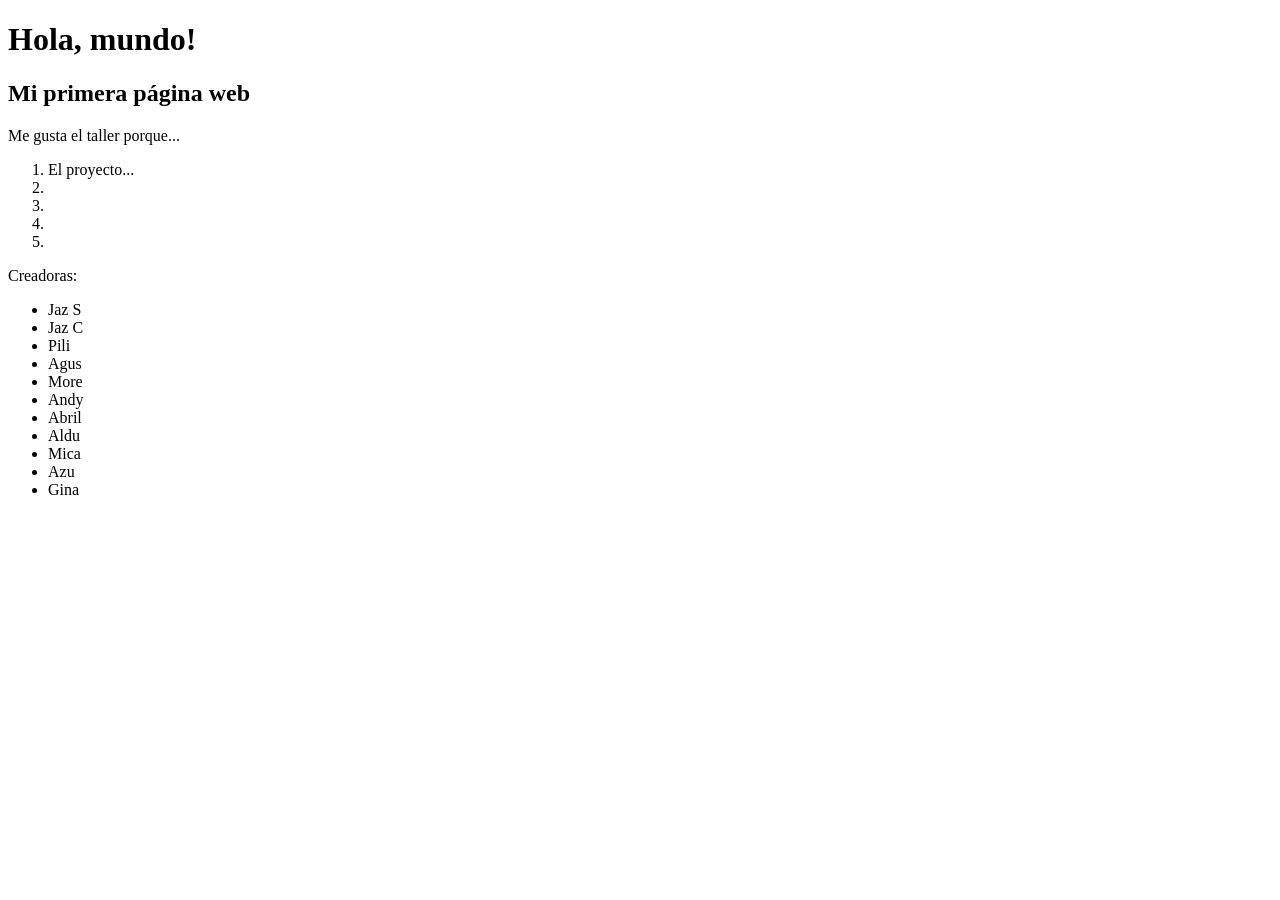
<file: ejemplo_actividad_1.html>
<!DOCTYPE html>
<html>
<head>
    <title>Mi página de estudio</title>
</head>
<body>
  <header>
    <h1>Hola, mundo!</h1>
  </header>
  <main>
    <section>
      <h2>Mi primera página web</h2>
      <p>Me gusta el taller porque...</p>
      <ol>
        <li>El proyecto...</li>
        <li></li>
        <li></li>
        <li></li>
        <li></li>
      </ol>
    </section>
  </main>
  <footer>
    <p>Creadoras:</p>
    <ul>
      <li>Jaz S</li>
      <li>Jaz C</li>
      <li>Pili</li>
      <li>Agus</li>
      <li>More</li>
      <li>Andy</li> 
      <li>Abril</li> 
      <li>Aldu</li>
      <li>Mica</li>
      <li>Azu</li>
      <li>Gina</li>
    </ul>
  </footer>
</body>
</html>
</file>
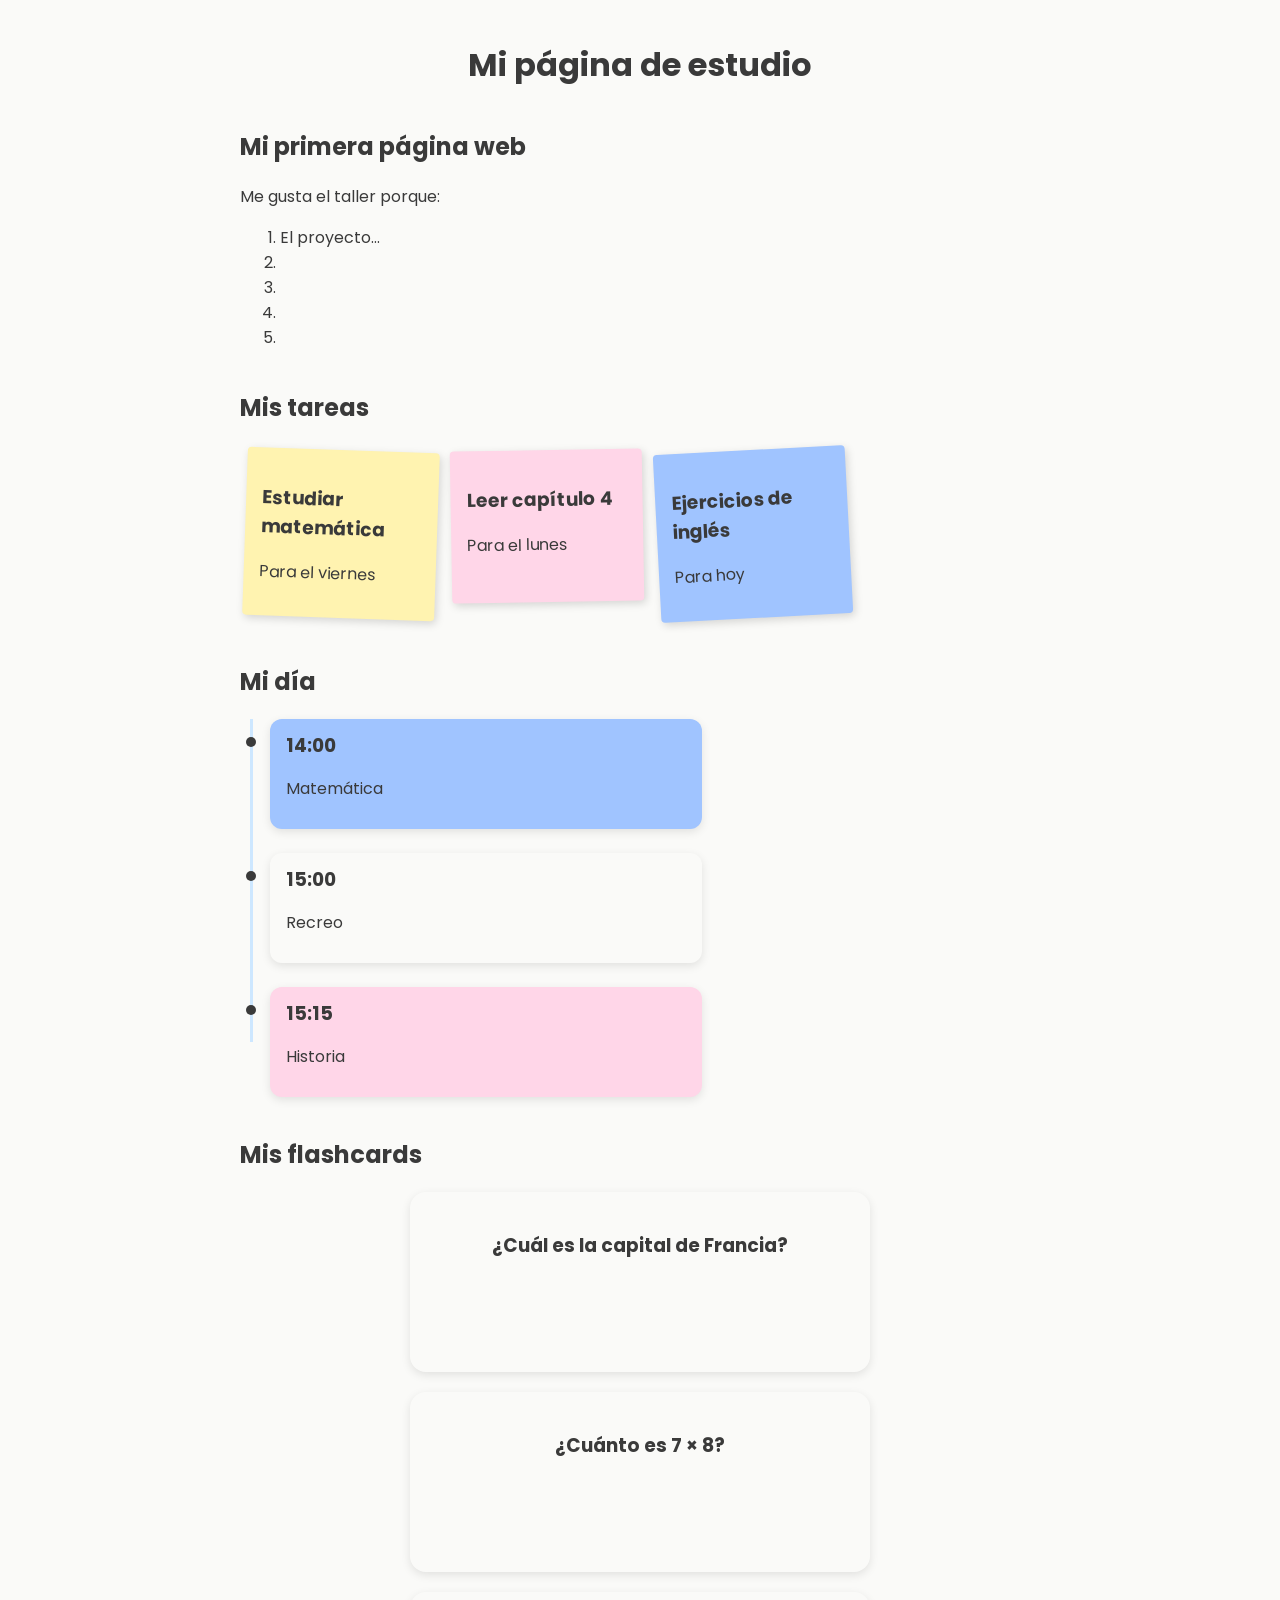
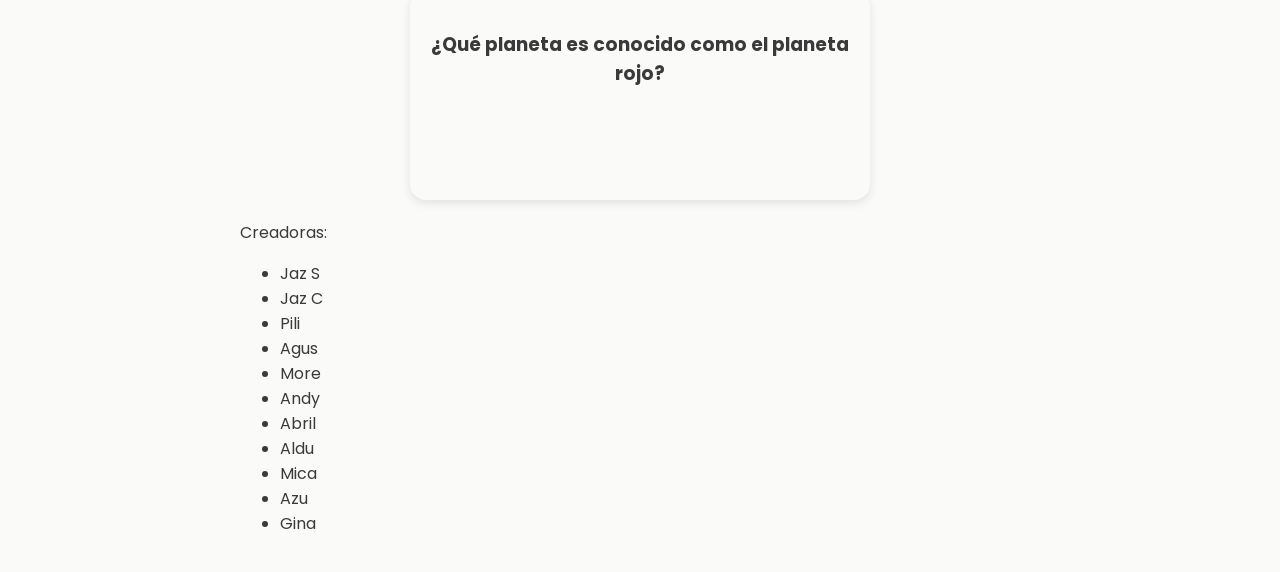
<file: ejemplo_actividad_2.html>
<!DOCTYPE html>
<html>
<head>
    <title>Mi página de estudio</title>
    <link rel="stylesheet" href="estilos.css">
    <meta name="viewport" content="width=device-width, initial-scale=1.0">
</head>
<body>
  <header>
    <h1>Mi página de estudio</h1>
  </header>
  <main>
    <section id="inicio">
      <h2>Mi primera página web</h2>
      <p>Me gusta el taller porque:</p>
      <ol>
        <li>El proyecto...</li>
        <li></li>
        <li></li>
        <li></li>
        <li></li>
      </ol>
    </section>
    <section>
      <h2>Mis tareas</h2>
      <div class="post_it amarillo">
        <h3>Estudiar matemática</h3>
        <p>Para el viernes</p>
      </div>
      <div class="post_it rosa">
        <h3>Leer capítulo 4</h3>
        <p>Para el lunes</p>
      </div>
      <div class="post_it azul">
        <h3>Ejercicios de inglés</h3>
        <p>Para hoy</p>
      </div>
    </section>
    <section>
      <h2>Mi día</h2>
      <div class="horario azul">
        <h3>14:00</h3>
        <p>Matemática</p>
      </div>
      <div class="horario">
        <h3>15:00</h3>
        <p>Recreo</p>
      </div>
      <div class="horario rosa">
        <h3>15:15</h3>
        <p>Historia</p>
      </div>
    </section>
    <section>
      <h2>Mis flashcards</h2>
      <div class="flashcard">
        <h3>¿Cuál es la capital de Francia?</h3>
        <p>París</p>
      </div>
      <div class="flashcard">
        <h3>¿Cuánto es 7 × 8?</h3>
        <p>56</p>
      </div>
      <div class="flashcard">
        <h3>¿Qué planeta es conocido como el planeta rojo?</h3>
        <p>Marte</p>
      </div>
    </section>
  </main>
  <footer>
    <p>Creadoras:</p>
    <ul>
      <li>Jaz S</li>
      <li>Jaz C</li>
      <li>Pili</li>
      <li>Agus</li>
      <li>More</li>
      <li>Andy</li> 
      <li>Abril</li> 
      <li>Aldu</li>
      <li>Mica</li>
      <li>Azu</li>
      <li>Gina</li>
    </ul>
  </footer>
</body>
</html>
</file>
<file: estilos.css>
@import url('https://fonts.googleapis.com/css2?family=Anton&family=Creepster&family=Pacifico&family=Playfair+Display:ital,wght@0,400..900;1,400..900&family=Poppins:ital,wght@0,100;0,200;0,300;0,400;0,500;0,600;0,700;0,800;0,900;1,100;1,200;1,300;1,400;1,500;1,600;1,700;1,800;1,900&family=Press+Start+2P&family=Schoolbell&family=UnifrakturMaguntia&display=swap');

.rojo { 
    background-color: #eabebe; 
    color: #3a3a3a;
}
.naranja { 
    background-color: #f9debd; 
    color: #3a3a3a;
}
.amarillo { 
    background-color: #FFF3B0; 
    color: #3a3a3a;
}
.verde { 
    background-color: #D5F2D0; 
    color: #3a3a3a;
}
.celeste { 
    background-color: #CDE7FF; 
    color: #3a3a3a;
}
.azul { 
    background-color: #a0c4ff; 
    color: #3a3a3a;
}
.rosa { 
    background-color: #FFD6E8; 
    color: #3a3a3a;
}
.blanco { 
    background-color: #fffffc; 
    color: #3a3a3a;
}
.violeta { 
    background-color: #e5cff1; 
    color: #3a3a3a;
}
.gris { 
    background-color: #d1cedb; 
    color: #3a3a3a;
}
.negro { 
    background-color: #3a3a3a;
    color: #fffffc
}

.cursiva { font-family: 'Pacifico'}
.gamer { font-family: 'Press Start 2P'}
.gotico { font-family: 'UnifrakturMaguntia'}
.comic { font-family: 'Schoolbell'}
.elegante { font-family: 'Playfair Display'}
.terror { font-family: 'Creepster'}
.diario { font-family: 'Anton'}

.pequenio { font-size: 0.9em; }
.mediano { font-size: 1.1em; }
.grande { font-size: 1.5em; }

body {
    font-family: 'Poppins', Arial, sans-serif;
    background-color: #FAFAF8;
    color: #3A3A3A;
    max-width: 800px;
    margin: 0 auto;
    padding: 20px 15px;
}

h1 {
    text-align: center;
}

h2 {
    margin-top: 40px;
}

/* POST-IT */
.post_it {
    display: inline-block;
    width: 160px;
    min-height: 120px;
    padding: 16px;
    margin: 5px;
    border-radius: 4px;
    box-shadow: 2px 3px 8px rgba(0, 0, 0, 0.15);
    text-align: left;
    transform: rotate(-3deg);
    transition: transform 0.2s ease, box-shadow 0.2s ease;
    vertical-align: top;
}

.post_it:nth-child(2) { transform: rotate(2deg); }
.post_it:nth-child(3) { transform: rotate(-1deg); }
.post_it:hover {
    transform: rotate(0deg) translateY(-6px);
    box-shadow: 4px 6px 14px rgba(0, 0, 0, 0.2);
}

/* HORARIO */
.horario {
    position: relative;
    width: 400px;
    margin: 0 0 24px 30px;
    padding: 12px 16px;
    border-radius: 12px;
    box-shadow: 0 3px 10px rgba(0, 0, 0, 0.1);
    transition: transform 0.2s ease, box-shadow 0.2s ease;
}

.horario::before {
    content: "";
    position: absolute;
    left: -20px;
    top: 0;
    bottom: -24px;
    width: 3px;
    background-color: #CDE7FF;
}

.horario:last-child::before {
    bottom: 50%;
}

.horario::after {
    content: "";
    position: absolute;
    left: -24px;
    top: 18px;
    width: 10px;
    height: 10px;
    border-radius: 50%;
    background-color: #3A3A3A;
}

.horario:hover {
    transform: translateY(-4px);
    box-shadow: 0 6px 16px rgba(0, 0, 0, 0.15);
}

.horario h3 {
    margin: 0 0 4px 0;
}

/* FLASHCARDS */
.flashcard {
    width: 420px;
    min-height: 140px;
    margin: 0 auto 20px auto;
    padding: 20px;
    border-radius: 16px;
    box-shadow: 0 3px 10px rgba(0, 0, 0, 0.1);
    text-align: center;
    display: flex;
    flex-direction: column;
    justify-content: center;
    transition: box-shadow 0.25s ease;
}

.flashcard:hover {
    box-shadow: 0 8px 20px rgba(0, 0, 0, 0.18);
}

.flashcard p {
    opacity: 0;
    margin-top: 14px;
    font-weight: bold;
    font-size: 1.5em;
    transition: opacity 0.3s ease;
}

.flashcard:hover p {
    opacity: 1;
}
</file>
